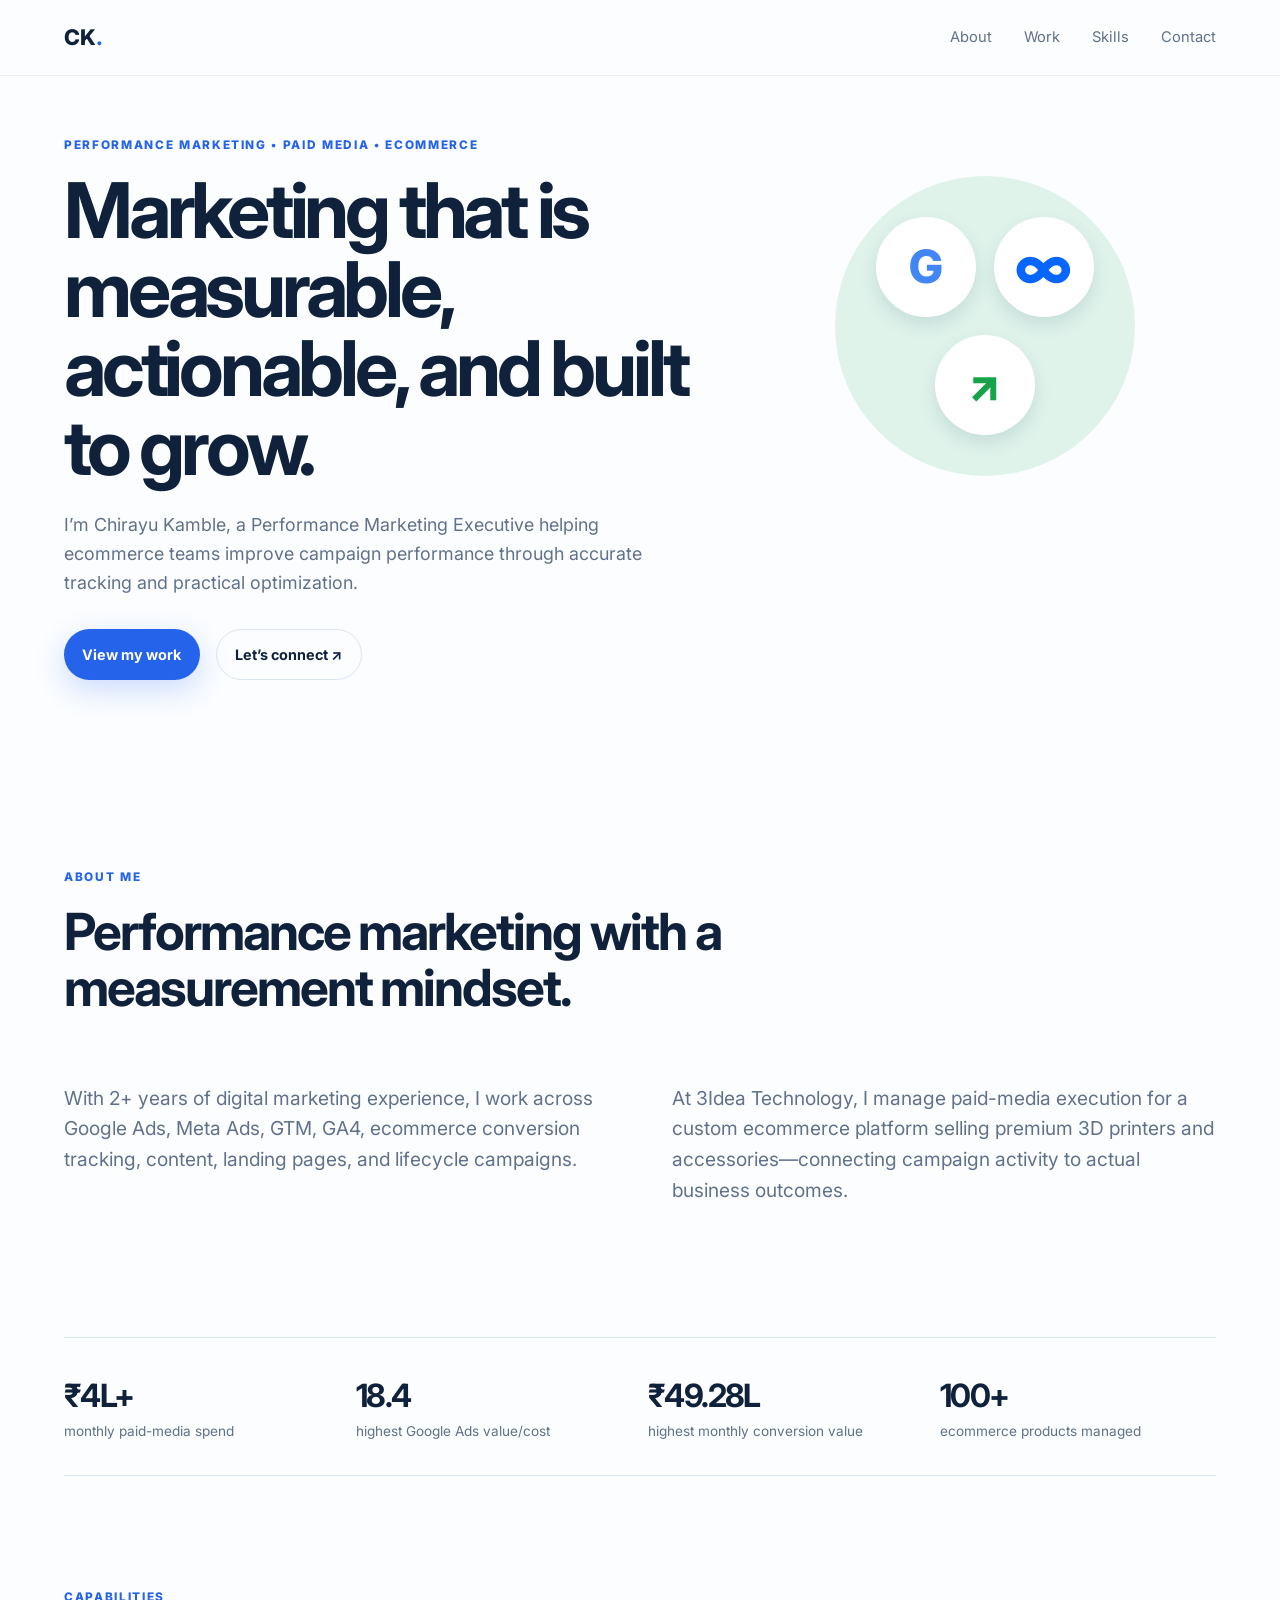
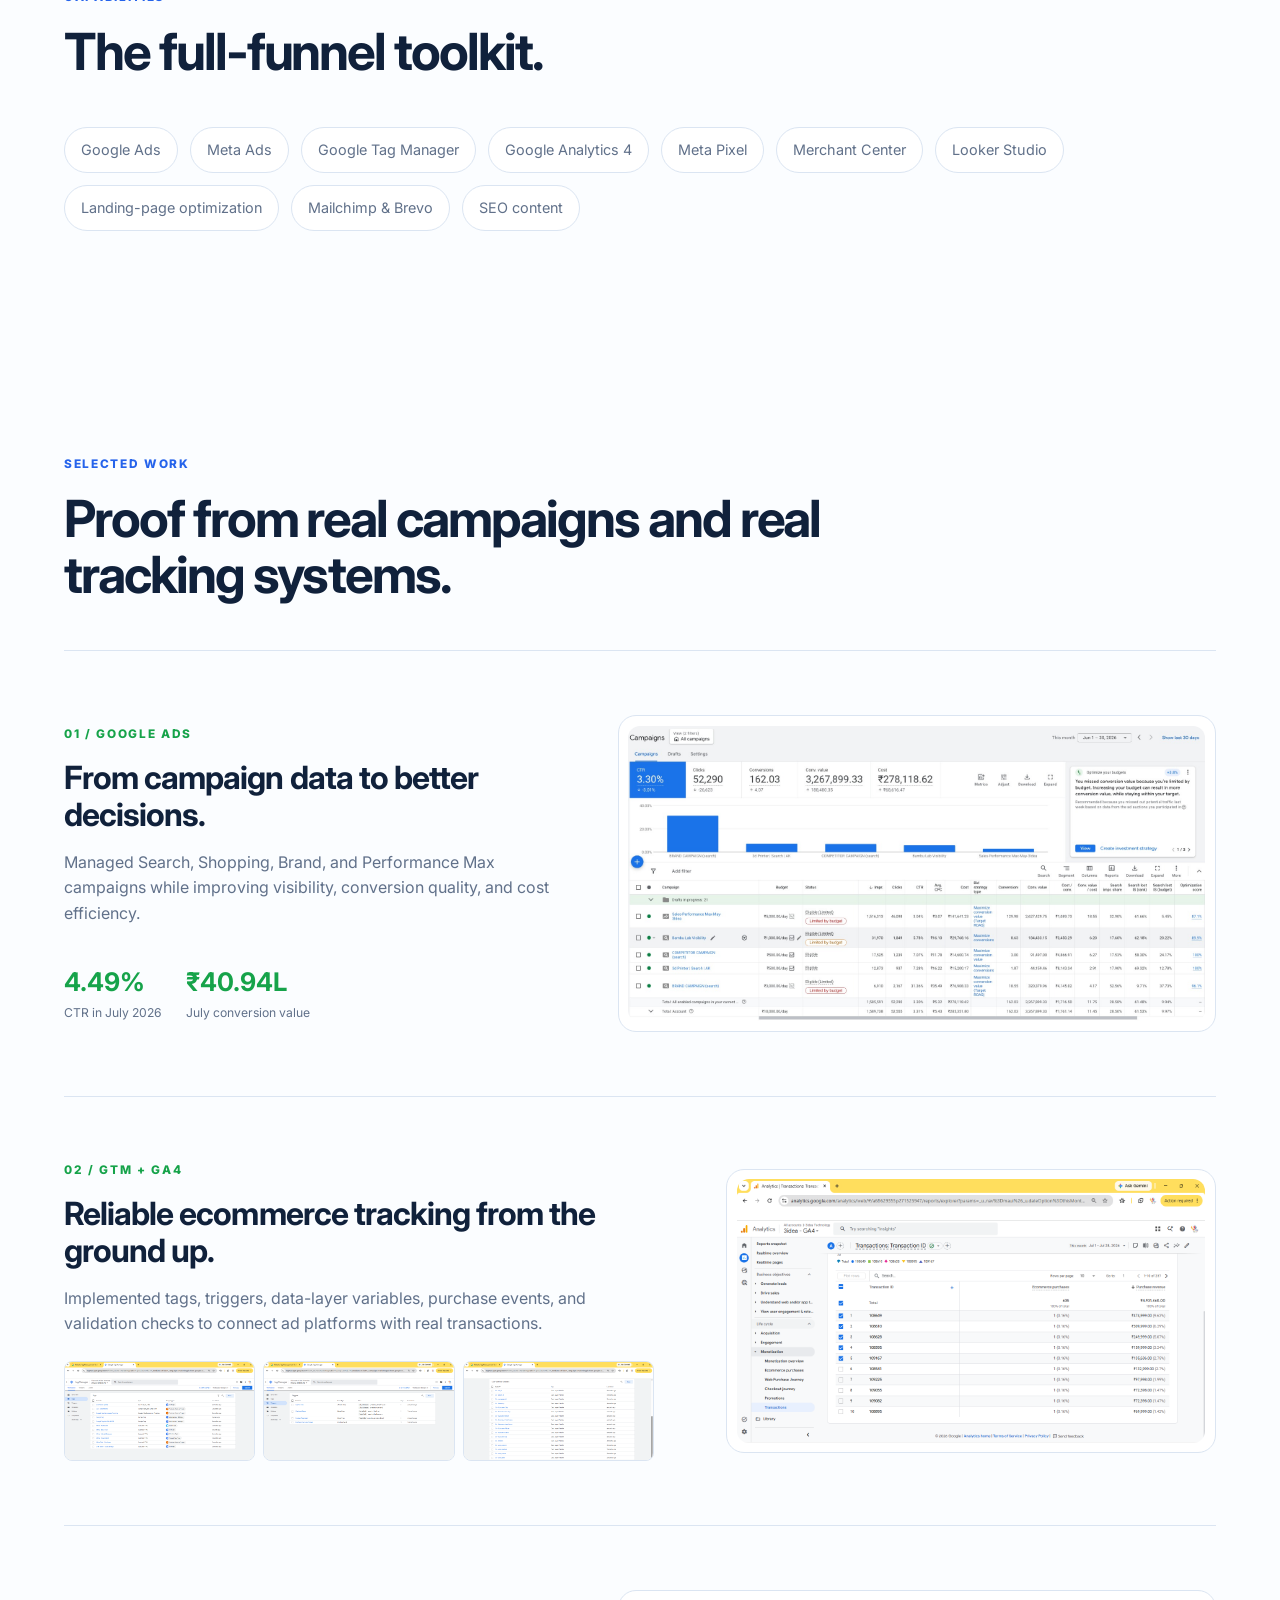
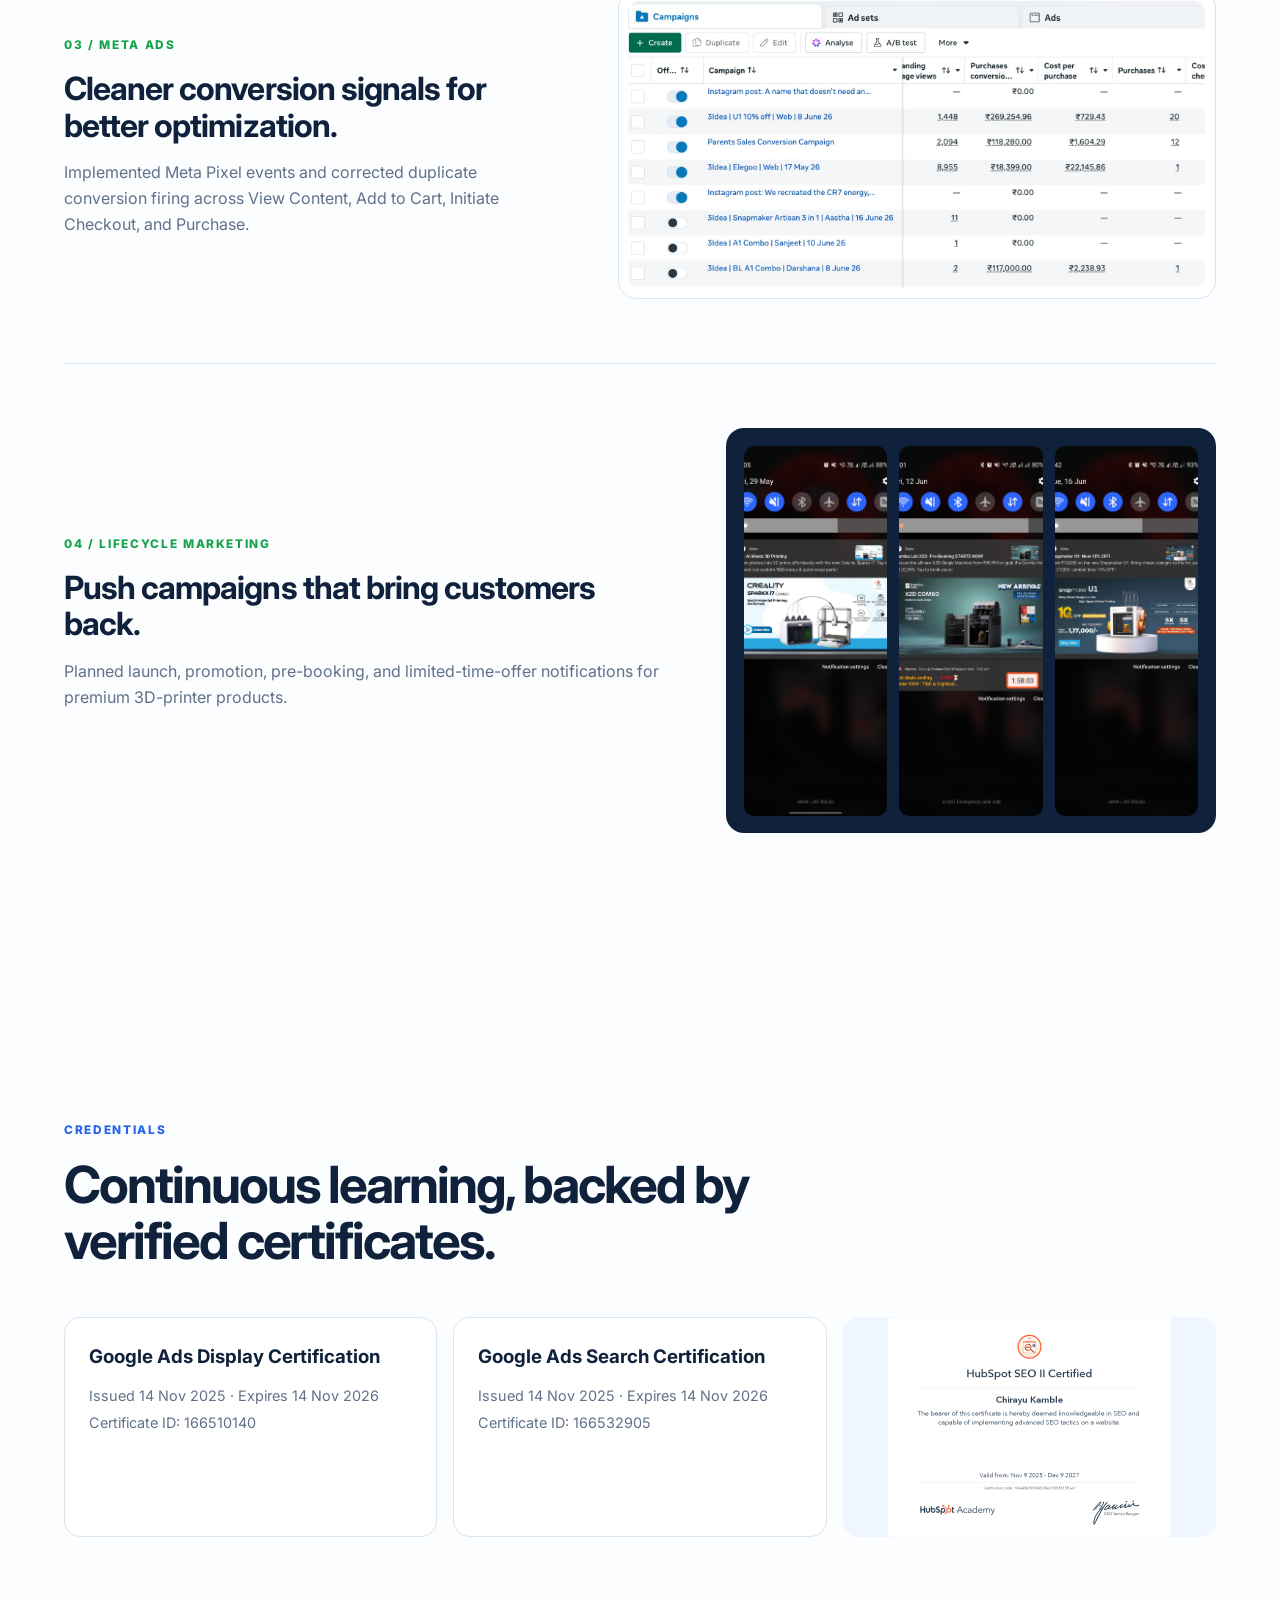
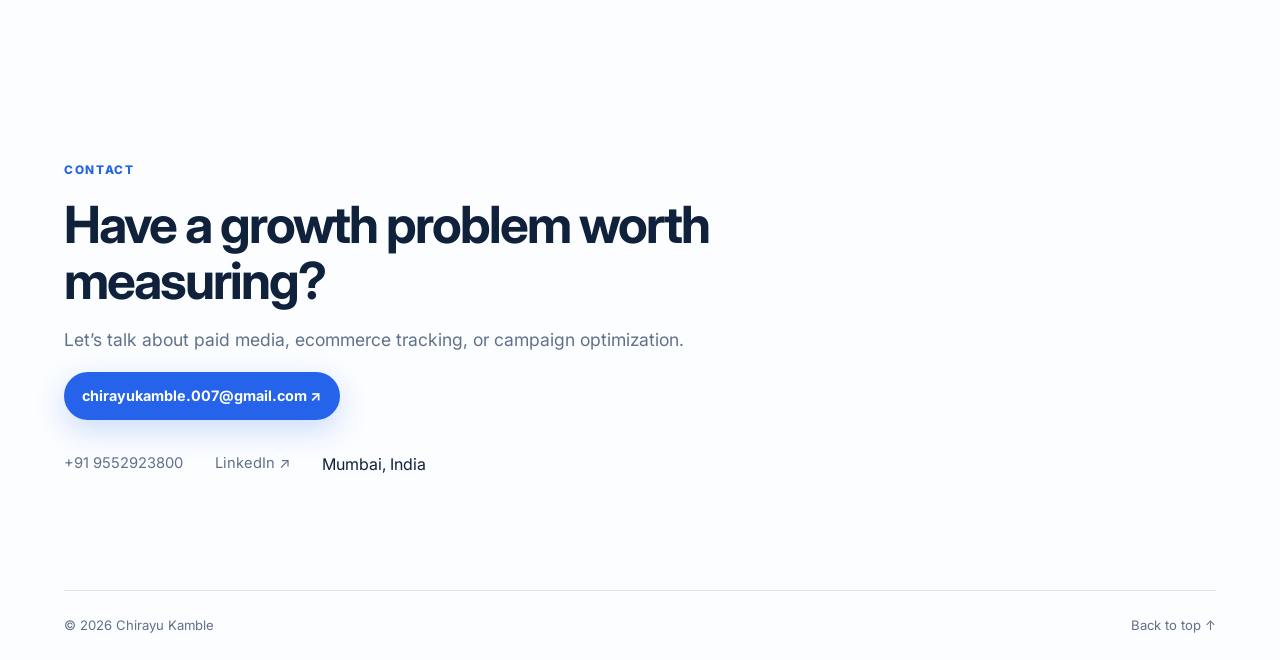
<file: index.html>
<!doctype html>
<html lang="en">
<head>
  <meta charset="UTF-8" />
  <meta name="viewport" content="width=device-width, initial-scale=1.0" />
  <meta name="description" content="Chirayu Kamble - Performance Marketing Executive portfolio" />
  <title>Chirayu Kamble | Performance Marketing</title>
  <link rel="preconnect" href="https://fonts.googleapis.com">
  <link rel="preconnect" href="https://fonts.gstatic.com" crossorigin>
  <link href="https://fonts.googleapis.com/css2?family=Inter:wght@400;500;600;700;800&display=swap" rel="stylesheet">
  <link rel="stylesheet" href="style.css" />
</head>
<body>
  <header class="site-header">
    <a class="logo" href="#top">CK<span>.</span></a>
    <button class="menu-toggle" aria-label="Toggle navigation">☰</button>
    <nav class="nav-links">
      <a href="#about">About</a><a href="#work">Work</a><a href="#skills">Skills</a><a href="#contact">Contact</a>
    </nav>
  </header>

  <main id="top">
    <section class="hero section-shell">
      <div class="hero-copy">
        <p class="eyebrow">PERFORMANCE MARKETING • PAID MEDIA • ECOMMERCE</p>
        <h1>Marketing that is measurable, actionable, and built to grow.</h1>
        <p class="hero-text">I’m Chirayu Kamble, a Performance Marketing Executive helping ecommerce teams improve campaign performance through accurate tracking and practical optimization.</p>
        <div class="hero-actions"><a class="button button-primary" href="#work">View my work</a><a class="button button-quiet" href="#contact">Let’s connect ↗</a></div>
      </div>
      <div class="platform-cluster">
  <div class="platform google">G</div>
  <div class="platform meta">∞</div>
  <div class="platform chart">↗</div>
</div>
    </section>

    <section id="about" class="section-shell section-block">
      <div class="section-heading"><p class="eyebrow">ABOUT ME</p><h2>Performance marketing with a measurement mindset.</h2></div>
      <div class="about-grid"><p>With 2+ years of digital marketing experience, I work across Google Ads, Meta Ads, GTM, GA4, ecommerce conversion tracking, content, landing pages, and lifecycle campaigns.</p><p>At 3Idea Technology, I manage paid-media execution for a custom ecommerce platform selling premium 3D printers and accessories—connecting campaign activity to actual business outcomes.</p></div>
    </section>

    <section class="stats section-shell"><div><strong>₹4L+</strong><span>monthly paid-media spend</span></div><div><strong>18.4</strong><span>highest Google Ads value/cost</span></div><div><strong>₹49.28L</strong><span>highest monthly conversion value</span></div><div><strong>100+</strong><span>ecommerce products managed</span></div></section>

    <section id="skills" class="section-shell section-block"><div class="section-heading"><p class="eyebrow">CAPABILITIES</p><h2>The full-funnel toolkit.</h2></div><div class="skill-list"><span>Google Ads</span><span>Meta Ads</span><span>Google Tag Manager</span><span>Google Analytics 4</span><span>Meta Pixel</span><span>Merchant Center</span><span>Looker Studio</span><span>Landing-page optimization</span><span>Mailchimp & Brevo</span><span>SEO content</span></div></section>

    <section id="work" class="section-shell section-block"><div class="section-heading"><p class="eyebrow">SELECTED WORK</p><h2>Proof from real campaigns and real tracking systems.</h2></div>
      <article class="case-study"><div class="case-copy"><p class="case-number">01 / GOOGLE ADS</p><h3>From campaign data to better decisions.</h3><p>Managed Search, Shopping, Brand, and Performance Max campaigns while improving visibility, conversion quality, and cost efficiency.</p><div class="mini-result"><strong>4.49%</strong><span>CTR in July 2026</span></div><div class="mini-result"><strong>₹40.94L</strong><span>July conversion value</span></div></div><div class="proof-image"><img src="assets/work/google-ads-july.jpg" alt="Google Ads campaign dashboard showing July 2026 results"></div></article>
      <article class="case-study reverse"><div class="case-copy"><p class="case-number">02 / GTM + GA4</p><h3>Reliable ecommerce tracking from the ground up.</h3><p>Implemented tags, triggers, data-layer variables, purchase events, and validation checks to connect ad platforms with real transactions.</p><div class="image-row"><img src="assets/work/gtm-tags.png" alt="Google Tag Manager tags"><img src="assets/work/gtm-triggers.png" alt="Google Tag Manager triggers"><img src="assets/work/gtm-variables.png" alt="Google Tag Manager variables"></div></div><div class="proof-image"><img src="assets/work/ga4-transactions.png" alt="GA4 transaction report"></div></article>
      <article class="case-study"><div class="case-copy"><p class="case-number">03 / META ADS</p><h3>Cleaner conversion signals for better optimization.</h3><p>Implemented Meta Pixel events and corrected duplicate conversion firing across View Content, Add to Cart, Initiate Checkout, and Purchase.</p></div><div class="proof-image meta-proof"><img src="assets/work/meta-ads.jpg" alt="Meta Ads purchase campaign dashboard"></div></article>
      <article class="case-study reverse"><div class="case-copy"><p class="case-number">04 / LIFECYCLE MARKETING</p><h3>Push campaigns that bring customers back.</h3><p>Planned launch, promotion, pre-booking, and limited-time-offer notifications for premium 3D-printer products.</p></div><div class="push-gallery"><img src="assets/work/push-sprkx.jpg" alt="Formlabs push notification"><img src="assets/work/push-bambu.jpg" alt="Bambu Lab push notification"><img src="assets/work/push-snapmaker.jpg" alt="Snapmaker push notification"></div></article>
    </section>

    <section class="section-shell section-block credentials"><div class="section-heading"><p class="eyebrow">CREDENTIALS</p><h2>Continuous learning, backed by verified certificates.</h2></div><div class="credential-grid"><div><h3>Google Ads Display Certification</h3><p>Issued 14 Nov 2025 · Expires 14 Nov 2026</p><p>Certificate ID: 166510140</p></div><div><h3>Google Ads Search Certification</h3><p>Issued 14 Nov 2025 · Expires 14 Nov 2026</p><p>Certificate ID: 166532905</p></div><img src="assets/certifications/hubspot-seo.png" alt="HubSpot SEO II Certified certificate"></div></section>

    <section id="contact" class="contact section-shell"><p class="eyebrow">CONTACT</p><h2>Have a growth problem worth measuring?</h2><p>Let’s talk about paid media, ecommerce tracking, or campaign optimization.</p><a class="button button-primary" href="mailto:chirayukamble.007@gmail.com">chirayukamble.007@gmail.com ↗</a><div class="contact-links"><a href="tel:+919552923800">+91 9552923800</a><a href="https://www.linkedin.com/in/chirayu-kamble" target="_blank" rel="noreferrer">LinkedIn ↗</a><span>Mumbai, India</span></div></section>
  </main>
  <footer class="footer section-shell"><span>© 2026 Chirayu Kamble</span><a href="#top">Back to top ↑</a></footer>
  <script src="script.js"></script>
</body>
</html>
</file>
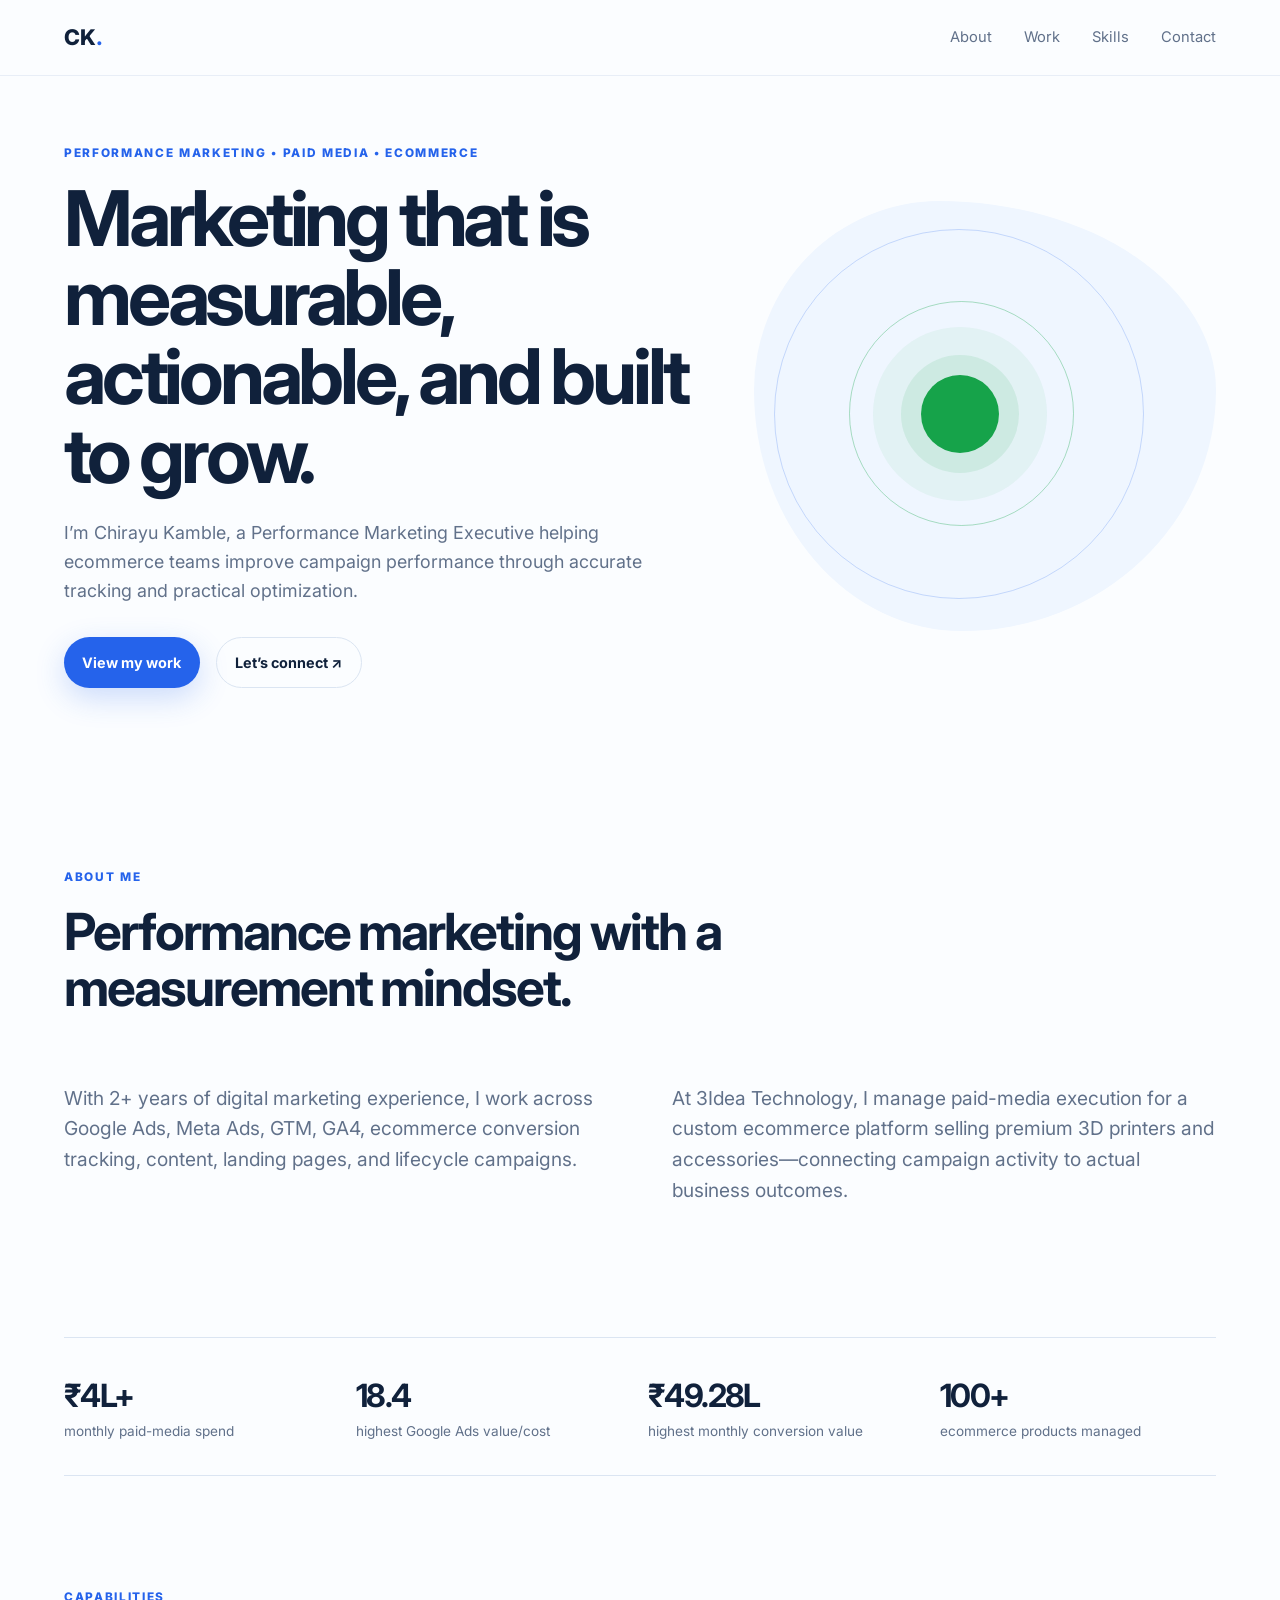
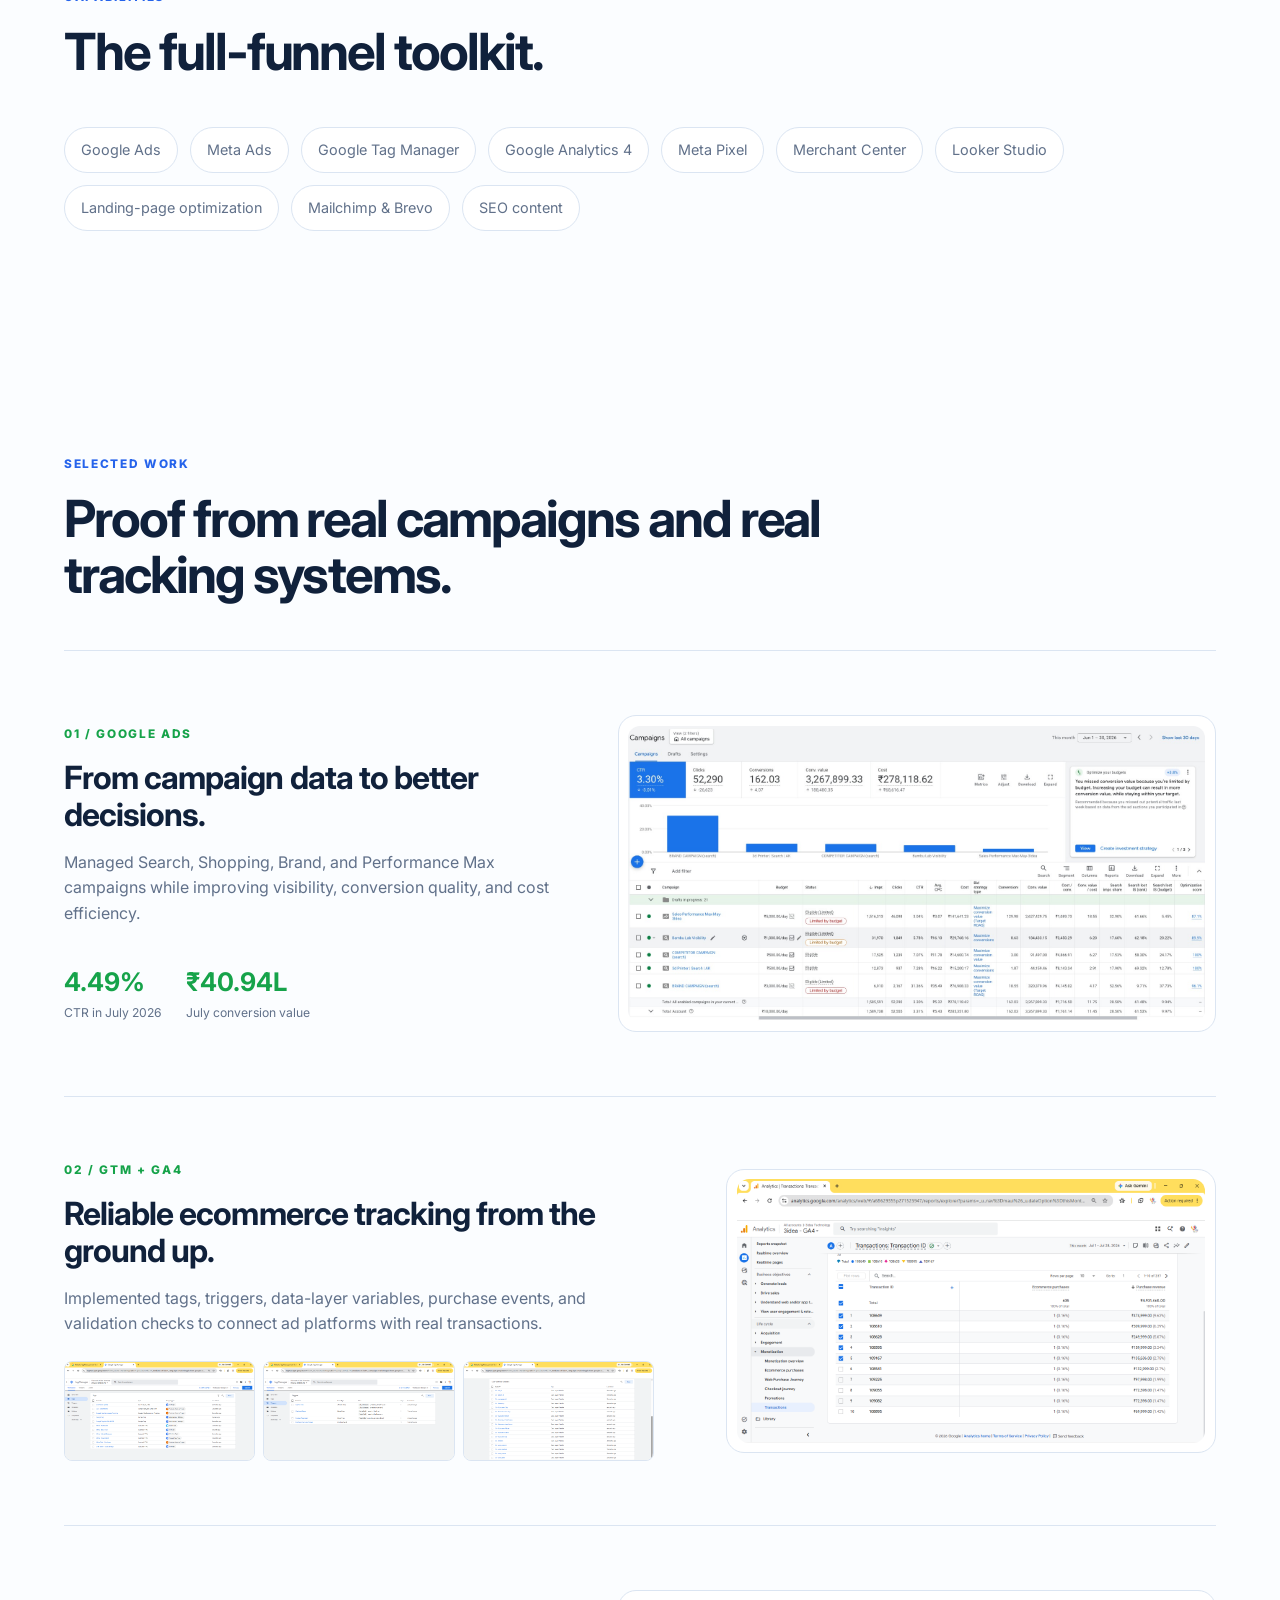
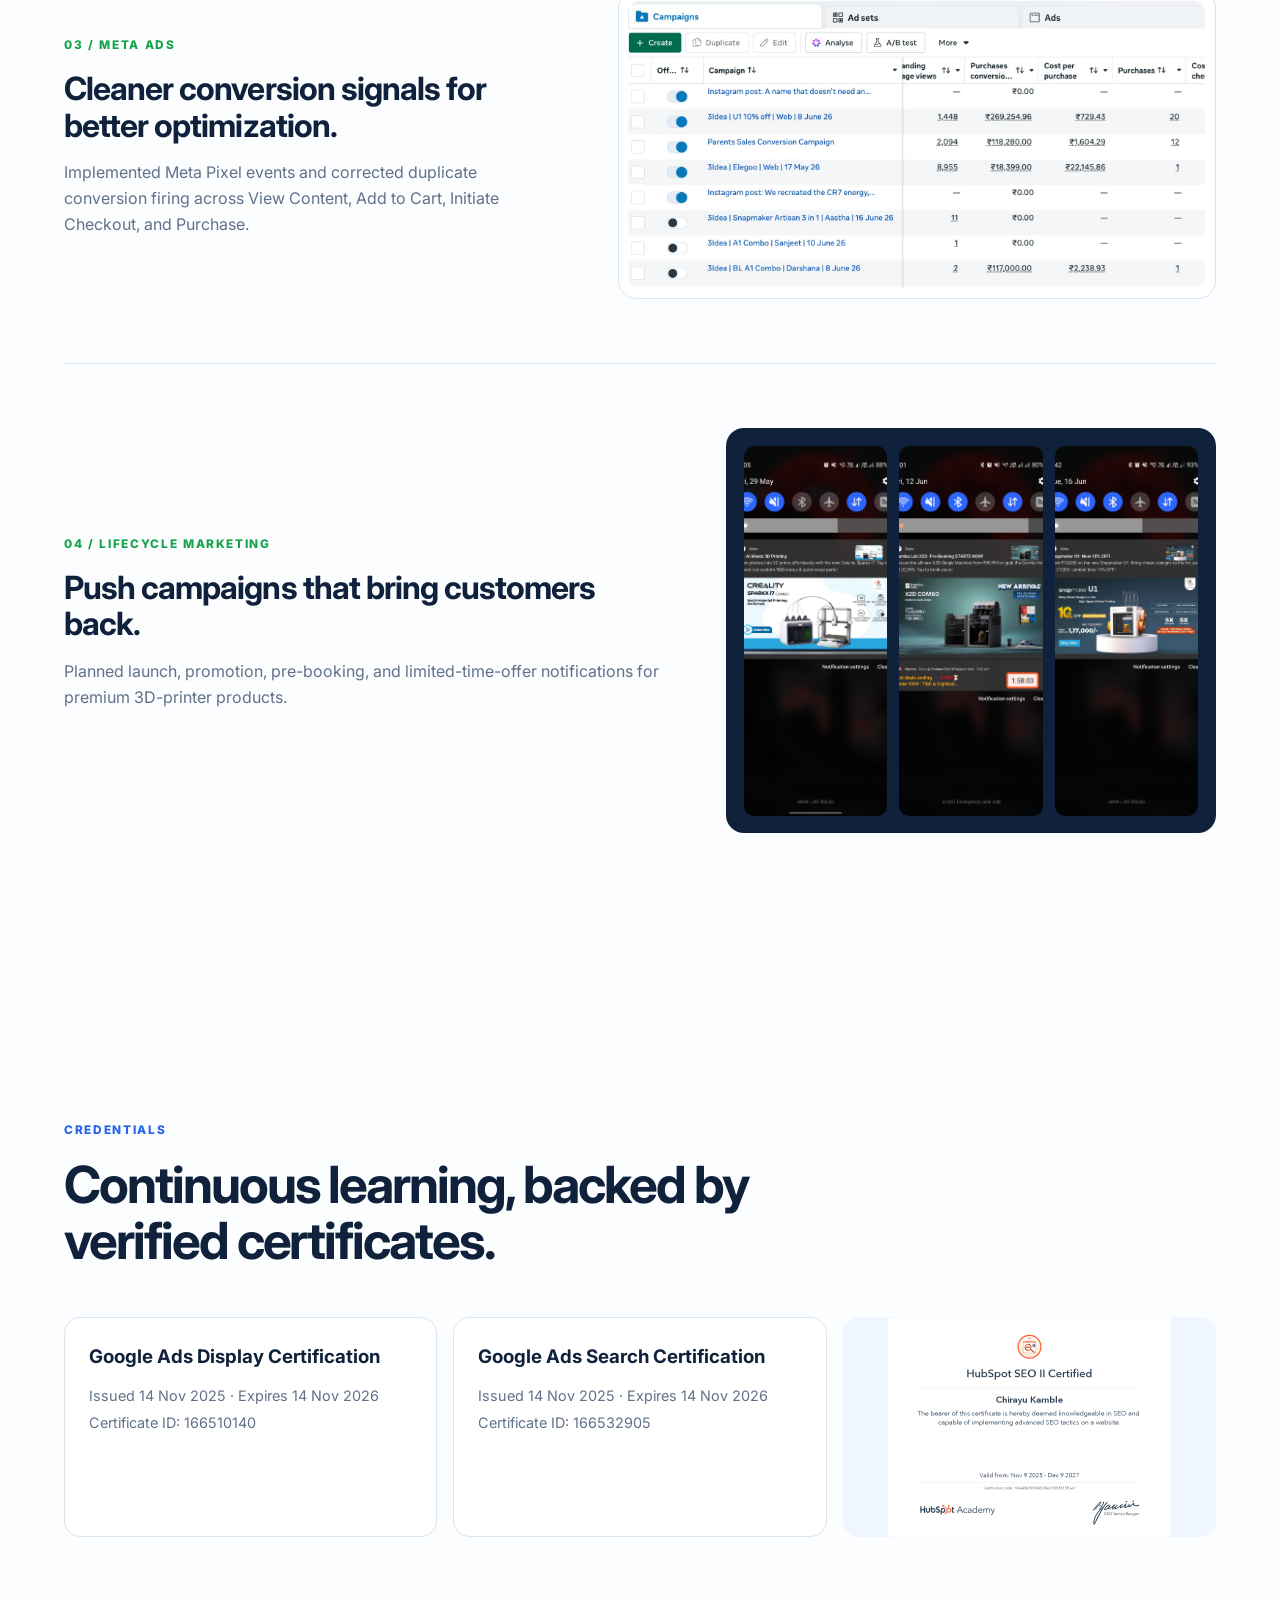
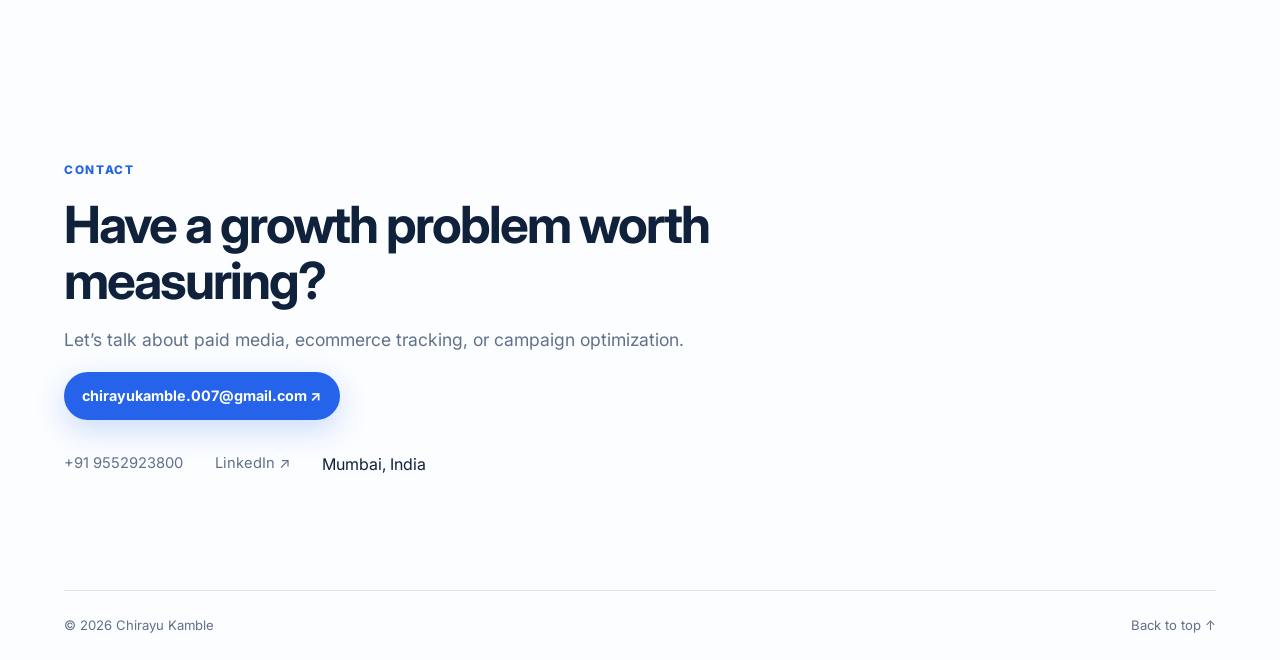
<file: portfolio-site/index.html>
<!doctype html>
<html lang="en">
<head>
  <meta charset="UTF-8" />
  <meta name="viewport" content="width=device-width, initial-scale=1.0" />
  <meta name="description" content="Chirayu Kamble - Performance Marketing Executive portfolio" />
  <title>Chirayu Kamble | Performance Marketing</title>
  <link rel="preconnect" href="https://fonts.googleapis.com">
  <link rel="preconnect" href="https://fonts.gstatic.com" crossorigin>
  <link href="https://fonts.googleapis.com/css2?family=Inter:wght@400;500;600;700;800&display=swap" rel="stylesheet">
  <link rel="stylesheet" href="style.css" />
</head>
<body>
  <header class="site-header">
    <a class="logo" href="#top">CK<span>.</span></a>
    <button class="menu-toggle" aria-label="Toggle navigation">☰</button>
    <nav class="nav-links">
      <a href="#about">About</a><a href="#work">Work</a><a href="#skills">Skills</a><a href="#contact">Contact</a>
    </nav>
  </header>

  <main id="top">
    <section class="hero section-shell">
      <div class="hero-copy">
        <p class="eyebrow">PERFORMANCE MARKETING • PAID MEDIA • ECOMMERCE</p>
        <h1>Marketing that is measurable, actionable, and built to grow.</h1>
        <p class="hero-text">I’m Chirayu Kamble, a Performance Marketing Executive helping ecommerce teams improve campaign performance through accurate tracking and practical optimization.</p>
        <div class="hero-actions"><a class="button button-primary" href="#work">View my work</a><a class="button button-quiet" href="#contact">Let’s connect ↗</a></div>
      </div>
      <div class="hero-orbit" aria-hidden="true"><div class="orbit orbit-one"></div><div class="orbit orbit-two"></div><div class="orbit-dot"></div></div>
    </section>

    <section id="about" class="section-shell section-block">
      <div class="section-heading"><p class="eyebrow">ABOUT ME</p><h2>Performance marketing with a measurement mindset.</h2></div>
      <div class="about-grid"><p>With 2+ years of digital marketing experience, I work across Google Ads, Meta Ads, GTM, GA4, ecommerce conversion tracking, content, landing pages, and lifecycle campaigns.</p><p>At 3Idea Technology, I manage paid-media execution for a custom ecommerce platform selling premium 3D printers and accessories—connecting campaign activity to actual business outcomes.</p></div>
    </section>

    <section class="stats section-shell"><div><strong>₹4L+</strong><span>monthly paid-media spend</span></div><div><strong>18.4</strong><span>highest Google Ads value/cost</span></div><div><strong>₹49.28L</strong><span>highest monthly conversion value</span></div><div><strong>100+</strong><span>ecommerce products managed</span></div></section>

    <section id="skills" class="section-shell section-block"><div class="section-heading"><p class="eyebrow">CAPABILITIES</p><h2>The full-funnel toolkit.</h2></div><div class="skill-list"><span>Google Ads</span><span>Meta Ads</span><span>Google Tag Manager</span><span>Google Analytics 4</span><span>Meta Pixel</span><span>Merchant Center</span><span>Looker Studio</span><span>Landing-page optimization</span><span>Mailchimp & Brevo</span><span>SEO content</span></div></section>

    <section id="work" class="section-shell section-block"><div class="section-heading"><p class="eyebrow">SELECTED WORK</p><h2>Proof from real campaigns and real tracking systems.</h2></div>
      <article class="case-study"><div class="case-copy"><p class="case-number">01 / GOOGLE ADS</p><h3>From campaign data to better decisions.</h3><p>Managed Search, Shopping, Brand, and Performance Max campaigns while improving visibility, conversion quality, and cost efficiency.</p><div class="mini-result"><strong>4.49%</strong><span>CTR in July 2026</span></div><div class="mini-result"><strong>₹40.94L</strong><span>July conversion value</span></div></div><div class="proof-image"><img src="assets/work/google-ads-july.jpg" alt="Google Ads campaign dashboard showing July 2026 results"></div></article>
      <article class="case-study reverse"><div class="case-copy"><p class="case-number">02 / GTM + GA4</p><h3>Reliable ecommerce tracking from the ground up.</h3><p>Implemented tags, triggers, data-layer variables, purchase events, and validation checks to connect ad platforms with real transactions.</p><div class="image-row"><img src="assets/work/gtm-tags.png" alt="Google Tag Manager tags"><img src="assets/work/gtm-triggers.png" alt="Google Tag Manager triggers"><img src="assets/work/gtm-variables.png" alt="Google Tag Manager variables"></div></div><div class="proof-image"><img src="assets/work/ga4-transactions.png" alt="GA4 transaction report"></div></article>
      <article class="case-study"><div class="case-copy"><p class="case-number">03 / META ADS</p><h3>Cleaner conversion signals for better optimization.</h3><p>Implemented Meta Pixel events and corrected duplicate conversion firing across View Content, Add to Cart, Initiate Checkout, and Purchase.</p></div><div class="proof-image meta-proof"><img src="assets/work/meta-ads.jpg" alt="Meta Ads purchase campaign dashboard"></div></article>
      <article class="case-study reverse"><div class="case-copy"><p class="case-number">04 / LIFECYCLE MARKETING</p><h3>Push campaigns that bring customers back.</h3><p>Planned launch, promotion, pre-booking, and limited-time-offer notifications for premium 3D-printer products.</p></div><div class="push-gallery"><img src="assets/work/push-sprkx.jpg" alt="Formlabs push notification"><img src="assets/work/push-bambu.jpg" alt="Bambu Lab push notification"><img src="assets/work/push-snapmaker.jpg" alt="Snapmaker push notification"></div></article>
    </section>

    <section class="section-shell section-block credentials"><div class="section-heading"><p class="eyebrow">CREDENTIALS</p><h2>Continuous learning, backed by verified certificates.</h2></div><div class="credential-grid"><div><h3>Google Ads Display Certification</h3><p>Issued 14 Nov 2025 · Expires 14 Nov 2026</p><p>Certificate ID: 166510140</p></div><div><h3>Google Ads Search Certification</h3><p>Issued 14 Nov 2025 · Expires 14 Nov 2026</p><p>Certificate ID: 166532905</p></div><img src="assets/certifications/hubspot-seo.png" alt="HubSpot SEO II Certified certificate"></div></section>

    <section id="contact" class="contact section-shell"><p class="eyebrow">CONTACT</p><h2>Have a growth problem worth measuring?</h2><p>Let’s talk about paid media, ecommerce tracking, or campaign optimization.</p><a class="button button-primary" href="mailto:chirayukamble.007@gmail.com">chirayukamble.007@gmail.com ↗</a><div class="contact-links"><a href="tel:+919552923800">+91 9552923800</a><a href="https://www.linkedin.com/in/chirayu-kamble" target="_blank" rel="noreferrer">LinkedIn ↗</a><span>Mumbai, India</span></div></section>
  </main>
  <footer class="footer section-shell"><span>© 2026 Chirayu Kamble</span><a href="#top">Back to top ↑</a></footer>
  <script src="script.js"></script>
</body>
</html>
</file>
<file: style.css>
:root{--ink:#10213b;--muted:#61718a;--blue:#2563eb;--sky:#eff6ff;--line:#dbe5f2;--green:#16a34a;--white:#fff;--max:1180px}
*{box-sizing:border-box}
html{scroll-behavior:smooth}
body{margin:0;font-family:Inter,system-ui,sans-serif;color:var(--ink);background:#fbfdff;line-height:1.6}

.site-header{height:76px;display:flex;align-items:center;justify-content:space-between;padding:0 5vw;position:sticky;top:0;z-index:10;background:rgba(251,253,255,.88);backdrop-filter:blur(14px);border-bottom:1px solid rgba(219,229,242,.6)}
.logo{font-size:1.35rem;font-weight:800;color:var(--ink);text-decoration:none}
.logo span{color:var(--blue)}
.nav-links{display:flex;gap:2rem}
.nav-links a,.footer a,.contact-links a{color:var(--muted);text-decoration:none;font-size:.92rem}
.nav-links a:hover,.footer a:hover,.contact-links a:hover{color:var(--blue)}
.menu-toggle{display:none;background:none;border:0;font-size:1.4rem}

.section-shell{width:min(var(--max),90vw);margin:auto}

/* Hero */
.hero{
  min-height:680px;
  display:grid;
  grid-template-columns:1.15fr .85fr;
  align-items:start;
  gap:4rem;
  padding-top:60px;
}

.eyebrow,.case-number{font-size:.74rem;letter-spacing:.14em;font-weight:800;color:var(--blue);margin:0 0 1rem}
.hero h1{font-size:clamp(2.7rem,6vw,5.2rem);line-height:1.03;letter-spacing:-.055em;margin:0 0 1.5rem;max-width:760px}
.hero-text{font-size:1.12rem;color:var(--muted);max-width:650px}
.hero-actions{display:flex;gap:1rem;margin-top:2rem}

.button{display:inline-flex;align-items:center;justify-content:center;padding:.8rem 1.15rem;border-radius:999px;text-decoration:none;font-weight:700;font-size:.9rem}
.button-primary{background:var(--blue);color:var(--white);box-shadow:0 10px 30px rgba(37,99,235,.22)}
.button-primary:hover{background:#1d4ed8}
.button-quiet{color:var(--ink);border:1px solid var(--line)}

/* Performance-marketing icon graphic */
.platform-cluster{
  width:300px;
  height:300px;
  margin-top:40px;
  justify-self:center;
  border-radius:50%;
  background:#dff3eb;
  display:grid;
  grid-template-columns:repeat(2,100px);
  grid-template-rows:100px 100px;
  place-content:center;
  gap:18px;
}

.platform{
  width:100px;
  height:100px;
  border-radius:50%;
  display:grid;
  place-items:center;
  background:var(--white);
  font-size:46px;
  font-weight:800;
  box-shadow:0 8px 18px rgba(24,64,92,.12);
}

.google{color:#4285f4}
.meta{color:#0866ff;font-size:58px}
.chart{
  color:var(--green);
  grid-column:1 / 3;
  justify-self:center;
}

/* Original orbit styles — safe to keep if used elsewhere */
.hero-orbit{height:430px;position:relative;background:var(--sky);border-radius:40% 60% 55% 45%/44% 44% 56% 56%;overflow:hidden}
.orbit{position:absolute;border-radius:50%;border:1px solid rgba(37,99,235,.22)}
.orbit-one{width:370px;height:370px;top:28px;left:20px}
.orbit-two{width:225px;height:225px;top:100px;left:95px;border-color:rgba(22,163,74,.34)}
.orbit-dot{width:78px;height:78px;background:var(--green);border-radius:50%;position:absolute;top:174px;left:167px;box-shadow:0 0 0 20px rgba(22,163,74,.1),0 0 0 48px rgba(22,163,74,.06)}

.section-block{padding:7rem 0}
.section-heading{max-width:760px;margin-bottom:3rem}
.section-heading h2,.contact h2{font-size:clamp(2rem,4vw,3.4rem);line-height:1.1;letter-spacing:-.04em;margin:0}

.about-grid{display:grid;grid-template-columns:1fr 1fr;gap:4rem;font-size:1.2rem;color:var(--muted)}
.stats{display:grid;grid-template-columns:repeat(4,1fr);gap:1rem;padding:2rem 0;border-top:1px solid var(--line);border-bottom:1px solid var(--line)}
.stats div{display:flex;flex-direction:column}
.stats strong{font-size:2rem;letter-spacing:-.05em}
.stats span{color:var(--muted);font-size:.85rem}

.skill-list{display:flex;flex-wrap:wrap;gap:.75rem}
.skill-list span{border:1px solid var(--line);background:var(--white);border-radius:999px;padding:.65rem 1rem;color:var(--muted);font-size:.9rem}

.case-study{display:grid;grid-template-columns:.9fr 1.1fr;gap:4rem;align-items:center;padding:4rem 0;border-top:1px solid var(--line)}
.case-study.reverse{grid-template-columns:1.1fr .9fr}
.case-number{color:var(--green)}
.case-copy h3{font-size:2rem;line-height:1.15;letter-spacing:-.03em;margin:0 0 1rem}
.case-copy>p:not(.case-number){color:var(--muted)}

.proof-image{background:var(--white);border:1px solid var(--line);border-radius:18px;padding:.6rem}
.proof-image img{display:block;width:100%;border-radius:12px}
.image-row{display:flex;gap:.5rem;margin-top:1.5rem}
.image-row img{width:32%;height:100px;object-fit:cover;object-position:top;border-radius:8px;border:1px solid var(--line)}
.mini-result{display:inline-flex;flex-direction:column;margin:1.2rem 1.5rem 0 0}
.mini-result strong{font-size:1.6rem;color:var(--green)}
.mini-result span{font-size:.76rem;color:var(--muted)}

.meta-proof{max-width:640px}
.push-gallery{display:grid;grid-template-columns:repeat(3,1fr);gap:.75rem;background:var(--ink);padding:1.1rem;border-radius:18px}
.push-gallery img{width:100%;height:370px;object-fit:cover;object-position:top;border-radius:10px}

.credential-grid{display:grid;grid-template-columns:1fr 1fr 1fr;gap:1rem}
.credential-grid>div{background:var(--white);border:1px solid var(--line);border-radius:16px;padding:1.5rem}
.credential-grid h3{margin:0 0 .75rem}
.credential-grid p{margin:.25rem 0;color:var(--muted);font-size:.9rem}
.credential-grid img{width:100%;height:220px;object-fit:contain;background:var(--sky);border-radius:16px}

.contact{padding:7rem 0}
.contact h2{max-width:760px;margin-bottom:1rem}
.contact>p:not(.eyebrow){color:var(--muted);font-size:1.1rem}
.contact-links{display:flex;gap:2rem;margin-top:2rem}

.footer{display:flex;justify-content:space-between;padding:1.5rem 0;border-top:1px solid var(--line);color:var(--muted);font-size:.82rem}
.footer a{font-size:.82rem}

@media(max-width:800px){
  .nav-links{display:none}
  .menu-toggle{display:block}
  .nav-links.open{display:flex;position:absolute;top:76px;left:0;right:0;background:var(--white);padding:1.2rem 5vw;flex-direction:column;gap:.75rem;border-bottom:1px solid var(--line)}

  .hero,.about-grid,.case-study,.case-study.reverse{grid-template-columns:1fr;gap:2rem}
  .hero{padding-top:4rem;min-height:auto}
  .platform-cluster{margin:0 auto 2rem}

  .hero-orbit{height:300px}
  .stats{grid-template-columns:1fr 1fr;gap:2rem}
  .section-block{padding:5rem 0}
  .credential-grid{grid-template-columns:1fr}
  .push-gallery{gap:.4rem;padding:.6rem}
  .push-gallery img{height:240px}
  .contact-links{flex-wrap:wrap}
  .image-row img{height:75px}
}
</file>
<file: portfolio-site/style.css>
:root{--ink:#10213b;--muted:#61718a;--blue:#2563eb;--sky:#eff6ff;--line:#dbe5f2;--green:#16a34a;--white:#fff;--max:1180px}*{box-sizing:border-box}html{scroll-behavior:smooth}body{margin:0;font-family:Inter,system-ui,sans-serif;color:var(--ink);background:#fbfdff;line-height:1.6}.site-header{height:76px;display:flex;align-items:center;justify-content:space-between;padding:0 5vw;position:sticky;top:0;z-index:10;background:rgba(251,253,255,.88);backdrop-filter:blur(14px);border-bottom:1px solid rgba(219,229,242,.6)}.logo{font-size:1.35rem;font-weight:800;color:var(--ink);text-decoration:none}.logo span{color:var(--blue)}.nav-links{display:flex;gap:2rem}.nav-links a,.footer a,.contact-links a{color:var(--muted);text-decoration:none;font-size:.92rem}.nav-links a:hover,.footer a:hover,.contact-links a:hover{color:var(--blue)}.menu-toggle{display:none;background:none;border:0;font-size:1.4rem}.section-shell{width:min(var(--max),90vw);margin:auto}.hero{min-height:680px;display:grid;grid-template-columns:1.15fr .85fr;align-items:center;gap:4rem}.eyebrow,.case-number{font-size:.74rem;letter-spacing:.14em;font-weight:800;color:var(--blue);margin:0 0 1rem}.hero h1{font-size:clamp(2.7rem,6vw,5.2rem);line-height:1.03;letter-spacing:-.055em;margin:0 0 1.5rem;max-width:760px}.hero-text{font-size:1.12rem;color:var(--muted);max-width:650px}.hero-actions{display:flex;gap:1rem;margin-top:2rem}.button{display:inline-flex;align-items:center;justify-content:center;padding:.8rem 1.15rem;border-radius:999px;text-decoration:none;font-weight:700;font-size:.9rem}.button-primary{background:var(--blue);color:var(--white);box-shadow:0 10px 30px rgba(37,99,235,.22)}.button-primary:hover{background:#1d4ed8}.button-quiet{color:var(--ink);border:1px solid var(--line)}.hero-orbit{height:430px;position:relative;background:var(--sky);border-radius:40% 60% 55% 45%/44% 44% 56% 56%;overflow:hidden}.orbit{position:absolute;border-radius:50%;border:1px solid rgba(37,99,235,.22)}.orbit-one{width:370px;height:370px;top:28px;left:20px}.orbit-two{width:225px;height:225px;top:100px;left:95px;border-color:rgba(22,163,74,.34)}.orbit-dot{width:78px;height:78px;background:var(--green);border-radius:50%;position:absolute;top:174px;left:167px;box-shadow:0 0 0 20px rgba(22,163,74,.1),0 0 0 48px rgba(22,163,74,.06)}.section-block{padding:7rem 0}.section-heading{max-width:760px;margin-bottom:3rem}.section-heading h2,.contact h2{font-size:clamp(2rem,4vw,3.4rem);line-height:1.1;letter-spacing:-.04em;margin:0}.about-grid{display:grid;grid-template-columns:1fr 1fr;gap:4rem;font-size:1.2rem;color:var(--muted)}.stats{display:grid;grid-template-columns:repeat(4,1fr);gap:1rem;padding:2rem 0;border-top:1px solid var(--line);border-bottom:1px solid var(--line)}.stats div{display:flex;flex-direction:column}.stats strong{font-size:2rem;letter-spacing:-.05em}.stats span{color:var(--muted);font-size:.85rem}.skill-list{display:flex;flex-wrap:wrap;gap:.75rem}.skill-list span{border:1px solid var(--line);background:var(--white);border-radius:999px;padding:.65rem 1rem;color:var(--muted);font-size:.9rem}.case-study{display:grid;grid-template-columns:.9fr 1.1fr;gap:4rem;align-items:center;padding:4rem 0;border-top:1px solid var(--line)}.case-study.reverse{grid-template-columns:1.1fr .9fr}.case-number{color:var(--green)}.case-copy h3{font-size:2rem;line-height:1.15;letter-spacing:-.03em;margin:0 0 1rem}.case-copy>p:not(.case-number){color:var(--muted)}.proof-image{background:var(--white);border:1px solid var(--line);border-radius:18px;padding:.6rem}.proof-image img{display:block;width:100%;border-radius:12px}.image-row{display:flex;gap:.5rem;margin-top:1.5rem}.image-row img{width:32%;height:100px;object-fit:cover;object-position:top;border-radius:8px;border:1px solid var(--line)}.mini-result{display:inline-flex;flex-direction:column;margin:1.2rem 1.5rem 0 0}.mini-result strong{font-size:1.6rem;color:var(--green)}.mini-result span{font-size:.76rem;color:var(--muted)}.meta-proof{max-width:640px}.push-gallery{display:grid;grid-template-columns:repeat(3,1fr);gap:.75rem;background:var(--ink);padding:1.1rem;border-radius:18px}.push-gallery img{width:100%;height:370px;object-fit:cover;object-position:top;border-radius:10px}.credential-grid{display:grid;grid-template-columns:1fr 1fr 1fr;gap:1rem}.credential-grid>div{background:var(--white);border:1px solid var(--line);border-radius:16px;padding:1.5rem}.credential-grid h3{margin:0 0 .75rem}.credential-grid p{margin:.25rem 0;color:var(--muted);font-size:.9rem}.credential-grid img{width:100%;height:220px;object-fit:contain;background:var(--sky);border-radius:16px}.contact{padding:7rem 0}.contact h2{max-width:760px;margin-bottom:1rem}.contact>p:not(.eyebrow){color:var(--muted);font-size:1.1rem}.contact-links{display:flex;gap:2rem;margin-top:2rem}.footer{display:flex;justify-content:space-between;padding:1.5rem 0;border-top:1px solid var(--line);color:var(--muted);font-size:.82rem}.footer a{font-size:.82rem}@media(max-width:800px){.nav-links{display:none}.menu-toggle{display:block}.nav-links.open{display:flex;position:absolute;top:76px;left:0;right:0;background:var(--white);padding:1.2rem 5vw;flex-direction:column;gap:.75rem;border-bottom:1px solid var(--line)}.hero,.about-grid,.case-study,.case-study.reverse{grid-template-columns:1fr;gap:2rem}.hero{padding-top:4rem;min-height:auto}.hero-orbit{height:300px}.stats{grid-template-columns:1fr 1fr;gap:2rem}.section-block{padding:5rem 0}.credential-grid{grid-template-columns:1fr}.push-gallery{gap:.4rem;padding:.6rem}.push-gallery img{height:240px}.contact-links{flex-wrap:wrap}.image-row img{height:75px}}
</file>
